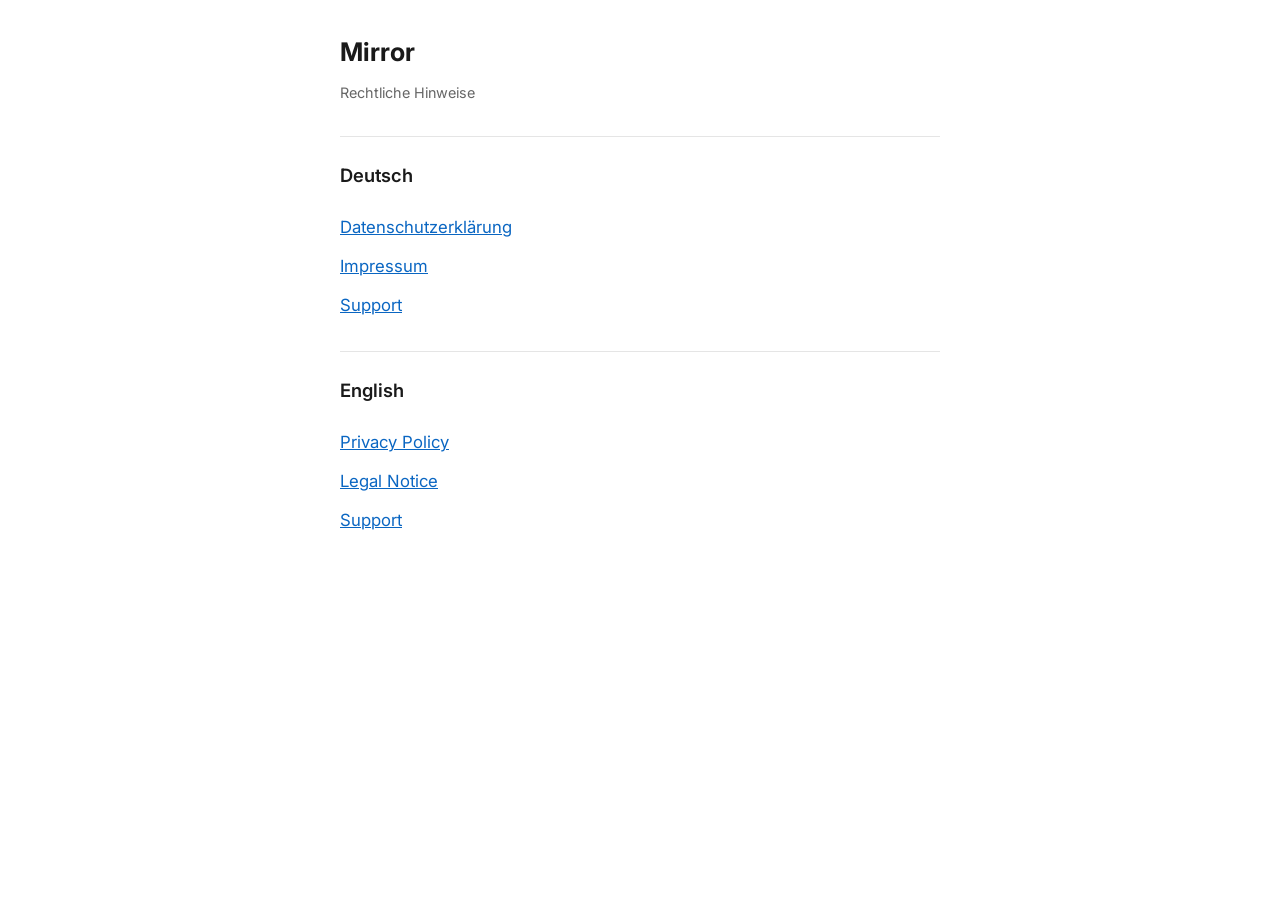
<file: index.html>
<!DOCTYPE html>
<html lang="de">
<head>
<meta charset="UTF-8">
<meta name="viewport" content="width=device-width, initial-scale=1">
<title>Mirror — Rechtliches</title>
<link rel="preconnect" href="https://fonts.googleapis.com">
<link rel="preconnect" href="https://fonts.gstatic.com" crossorigin>
<link href="https://fonts.googleapis.com/css2?family=Inter:wght@400;600;700&display=swap" rel="stylesheet">
<link rel="stylesheet" href="style.css">
</head>
<body>
<main>
  <h1>Mirror</h1>
  <p class="meta">Rechtliche Hinweise</p>

  <h2>Deutsch</h2>
  <ul class="index-links">
    <li><a href="datenschutz.html">Datenschutzerklärung</a></li>
    <li><a href="impressum.html">Impressum</a></li>
    <li><a href="support.html">Support</a></li>
  </ul>

  <h2>English</h2>
  <ul class="index-links">
    <li><a href="datenschutz-en.html">Privacy Policy</a></li>
    <li><a href="impressum-en.html">Legal Notice</a></li>
    <li><a href="support.html">Support</a></li>
  </ul>
</main>
</body>
</html>
</file>
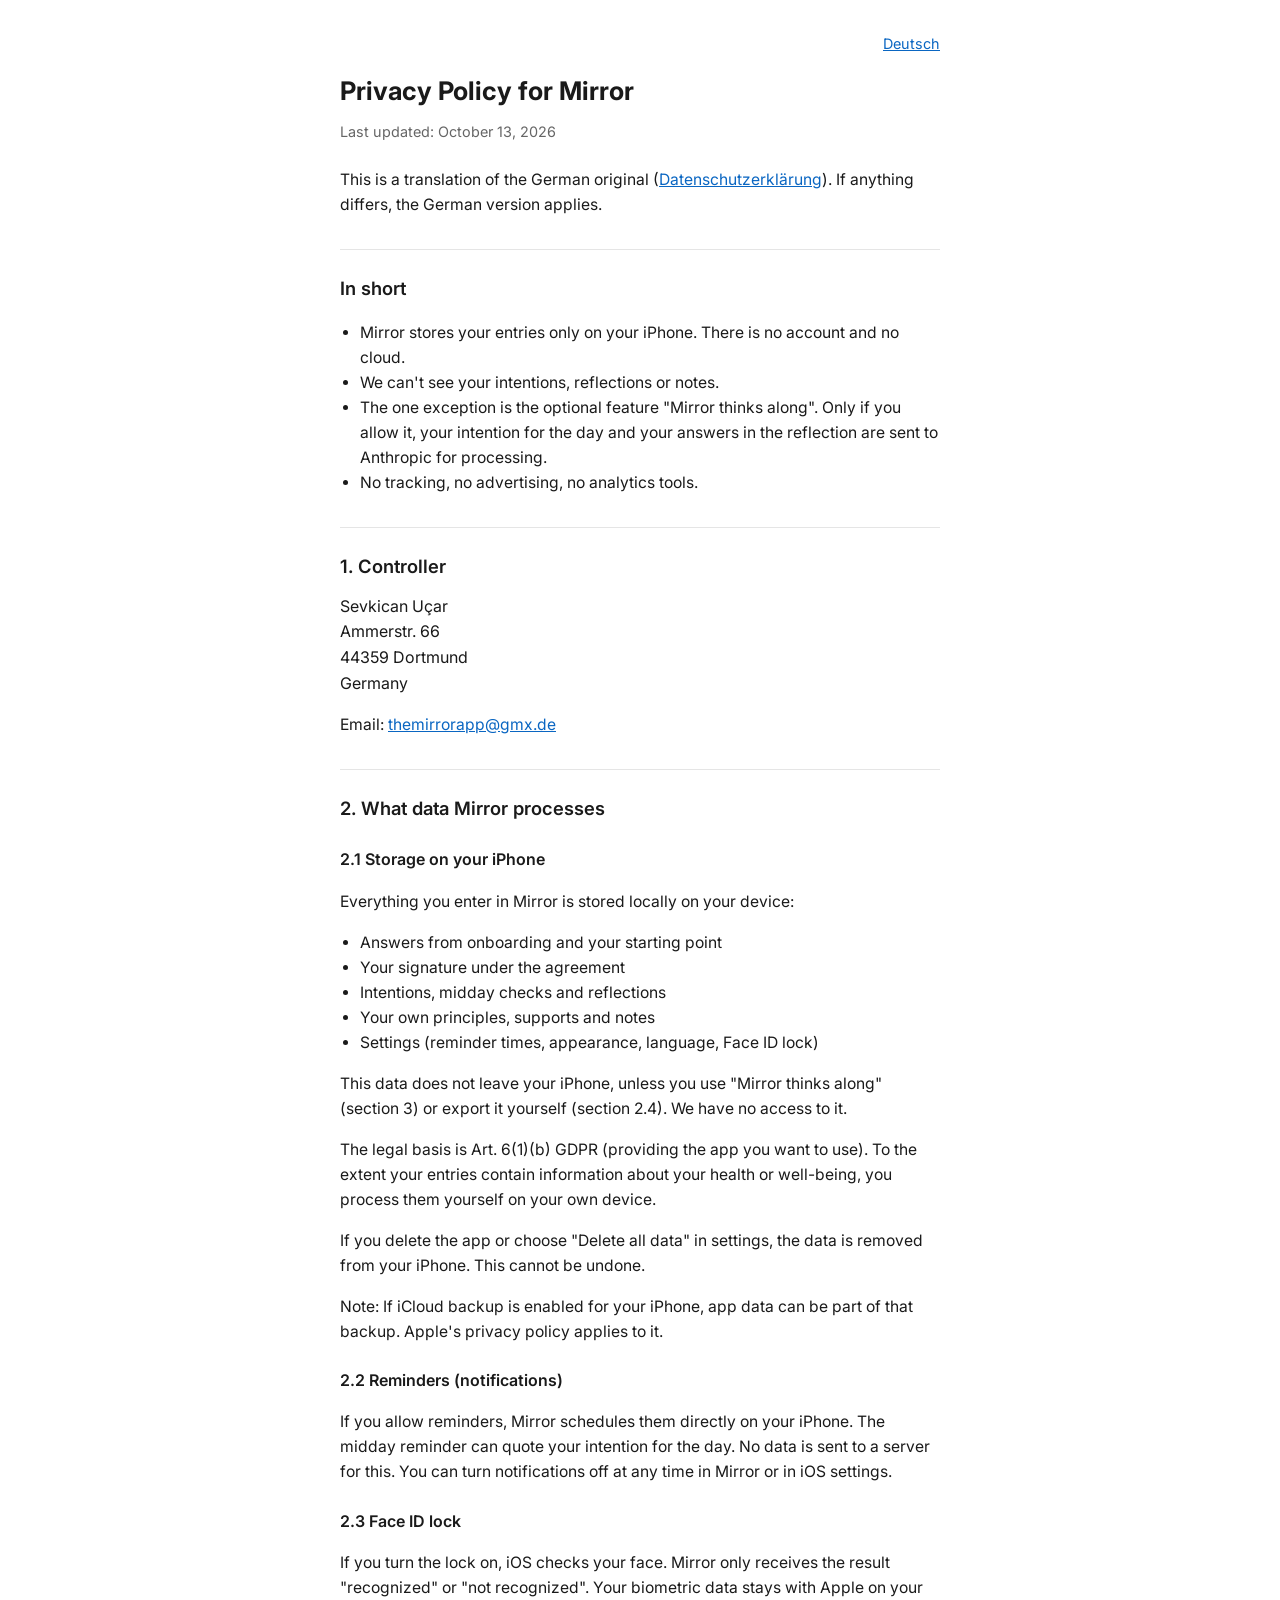
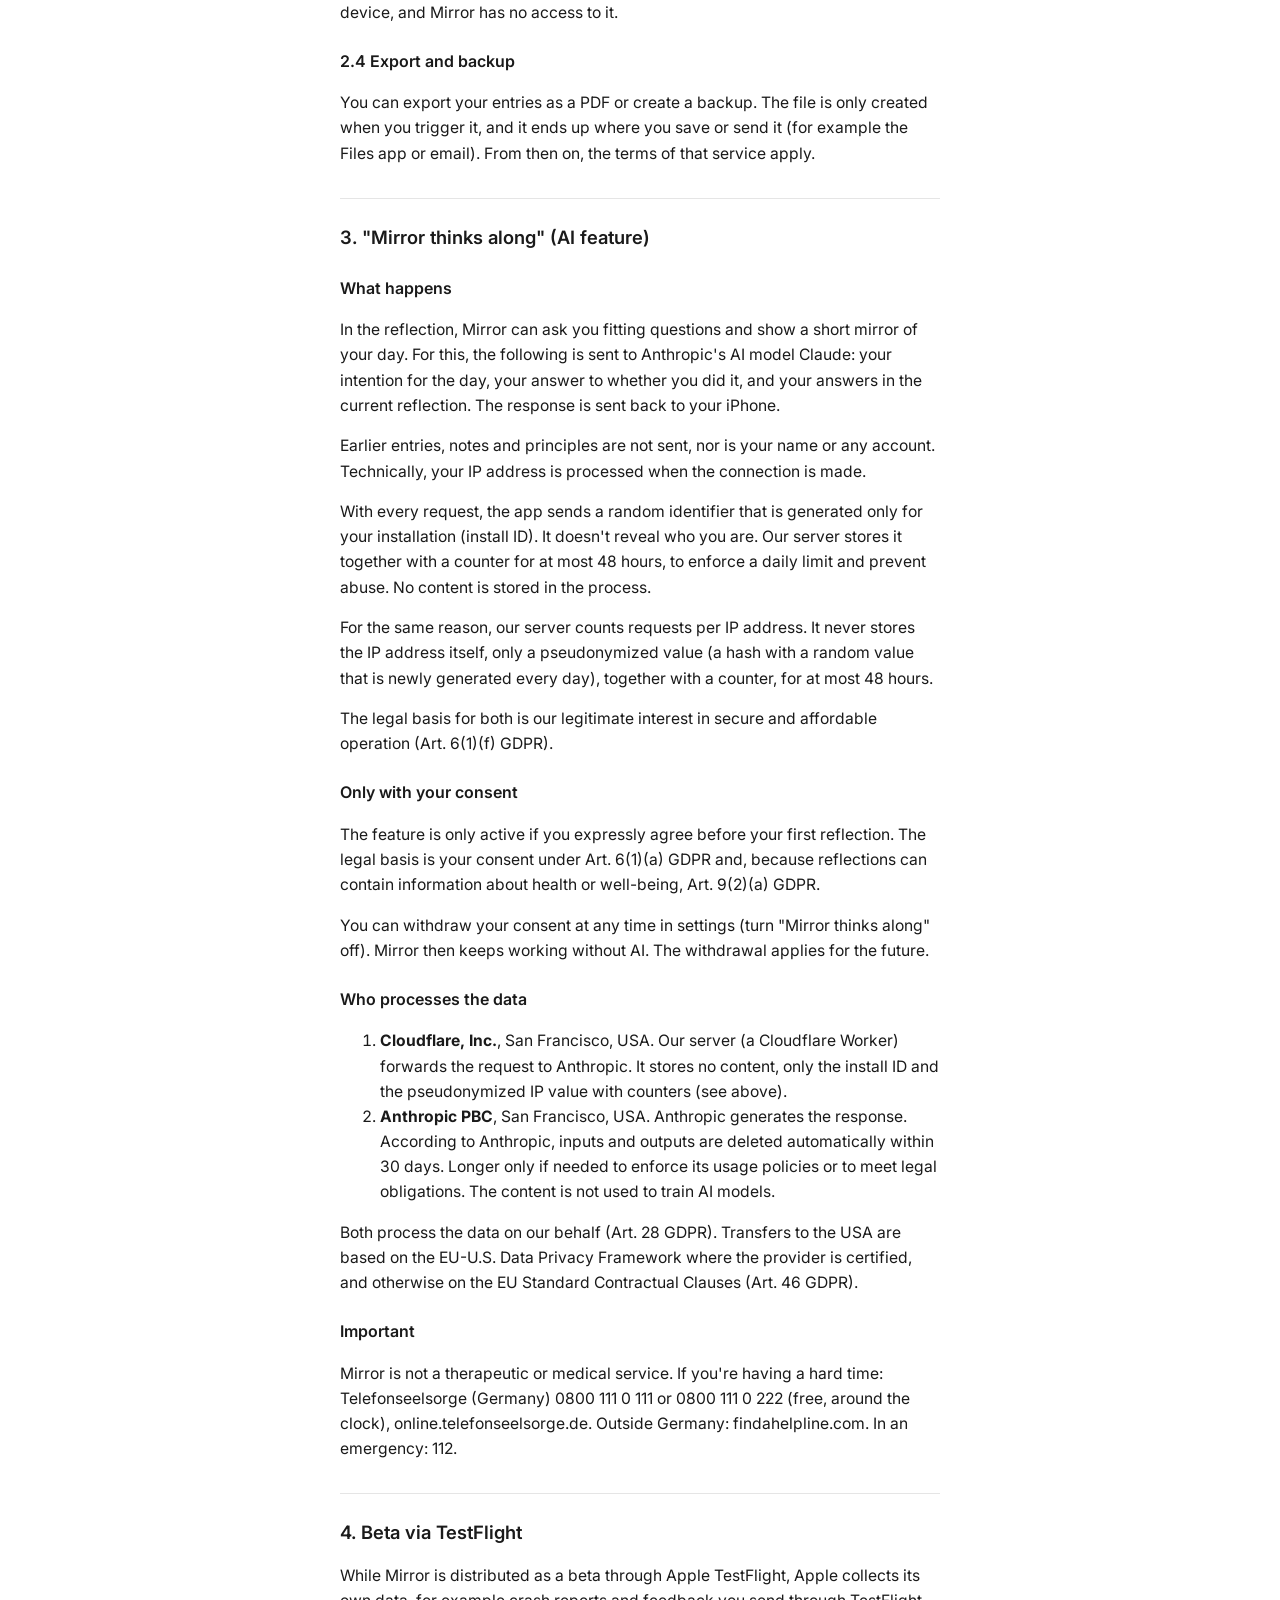
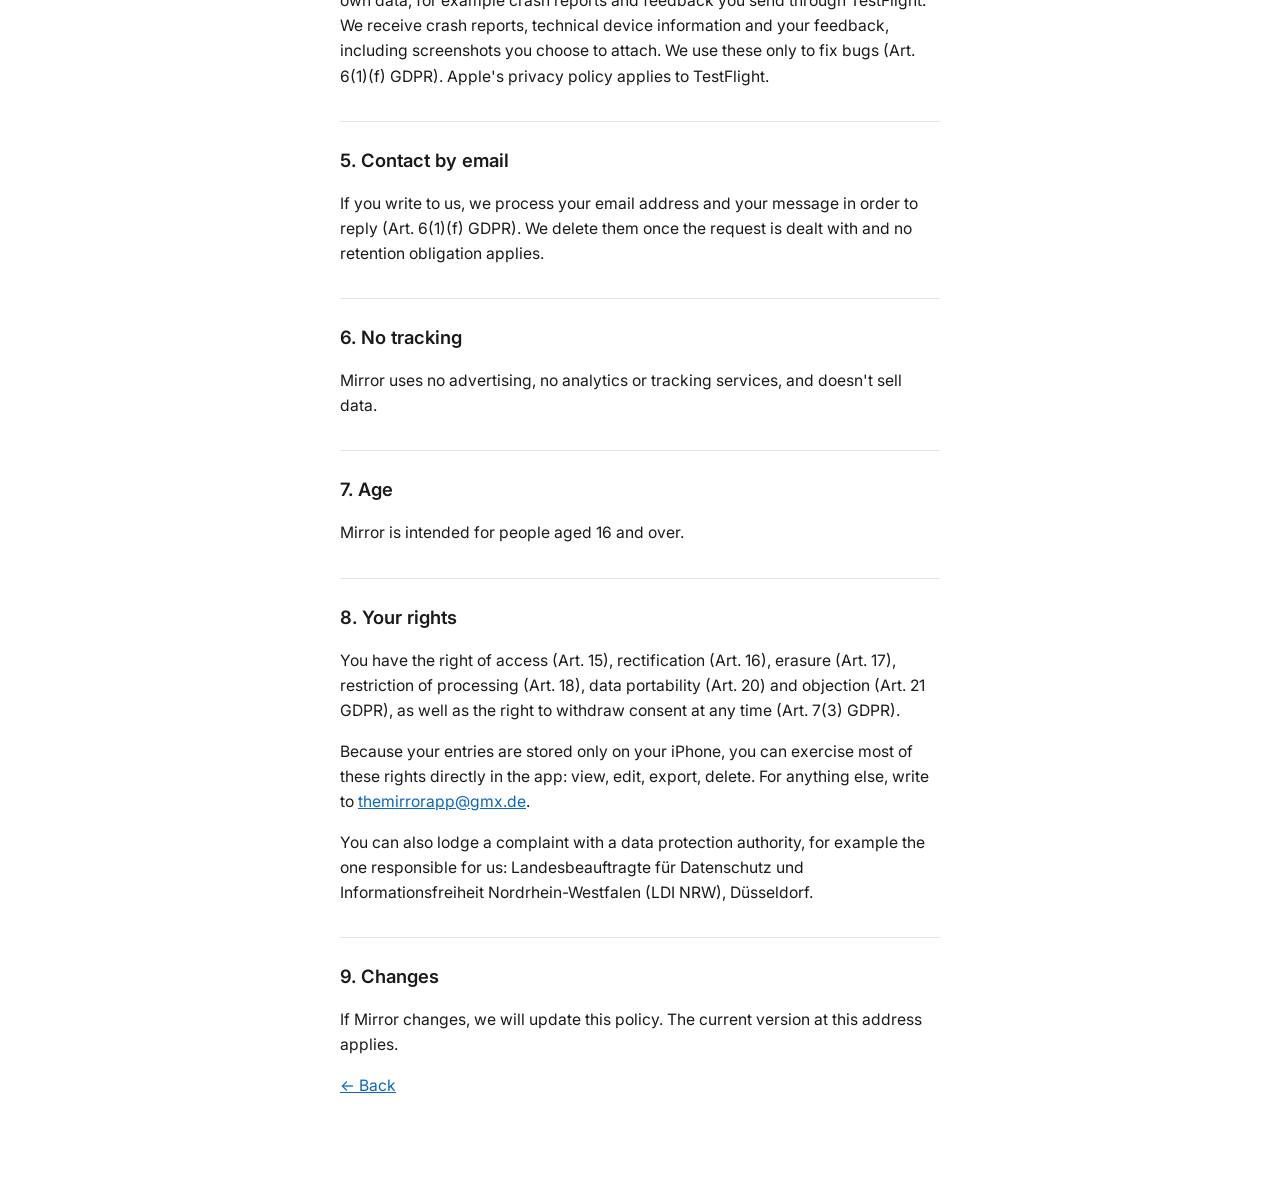
<file: datenschutz-en.html>
<!DOCTYPE html>
<html lang="en">
<head>
<meta charset="UTF-8">
<meta name="viewport" content="width=device-width, initial-scale=1">
<title>Privacy Policy — Mirror</title>
<link rel="preconnect" href="https://fonts.googleapis.com">
<link rel="preconnect" href="https://fonts.gstatic.com" crossorigin>
<link href="https://fonts.googleapis.com/css2?family=Inter:wght@400;600;700&display=swap" rel="stylesheet">
<link rel="stylesheet" href="style.css">
</head>
<body>
<main>
  <p class="lang-switch"><a href="datenschutz.html">Deutsch</a></p>
  <h1>Privacy Policy for Mirror</h1>
  <p class="meta">Last updated: October 13, 2026</p>

  <p>This is a translation of the German original (<a href="datenschutz.html">Datenschutzerklärung</a>). If anything differs, the German version applies.</p>

  <h2>In short</h2>
  <ul>
    <li>Mirror stores your entries only on your iPhone. There is no account and no cloud.</li>
    <li>We can't see your intentions, reflections or notes.</li>
    <li>The one exception is the optional feature "Mirror thinks along". Only if you allow it, your intention for the day and your answers in the reflection are sent to Anthropic for processing.</li>
    <li>No tracking, no advertising, no analytics tools.</li>
  </ul>

  <h2>1. Controller</h2>
  <address>
    Sevkican Uçar<br>
    Ammerstr. 66<br>
    44359 Dortmund<br>
    Germany
  </address>
  <p>Email: <a href="mailto:themirrorapp@gmx.de">themirrorapp@gmx.de</a></p>

  <h2>2. What data Mirror processes</h2>

  <h3>2.1 Storage on your iPhone</h3>
  <p>Everything you enter in Mirror is stored locally on your device:</p>
  <ul>
    <li>Answers from onboarding and your starting point</li>
    <li>Your signature under the agreement</li>
    <li>Intentions, midday checks and reflections</li>
    <li>Your own principles, supports and notes</li>
    <li>Settings (reminder times, appearance, language, Face ID lock)</li>
  </ul>
  <p>This data does not leave your iPhone, unless you use "Mirror thinks along" (section 3) or export it yourself (section 2.4). We have no access to it.</p>
  <p>The legal basis is Art. 6(1)(b) GDPR (providing the app you want to use). To the extent your entries contain information about your health or well-being, you process them yourself on your own device.</p>
  <p>If you delete the app or choose "Delete all data" in settings, the data is removed from your iPhone. This cannot be undone.</p>
  <p>Note: If iCloud backup is enabled for your iPhone, app data can be part of that backup. Apple's privacy policy applies to it.</p>

  <h3>2.2 Reminders (notifications)</h3>
  <p>If you allow reminders, Mirror schedules them directly on your iPhone. The midday reminder can quote your intention for the day. No data is sent to a server for this. You can turn notifications off at any time in Mirror or in iOS settings.</p>

  <h3>2.3 Face ID lock</h3>
  <p>If you turn the lock on, iOS checks your face. Mirror only receives the result "recognized" or "not recognized". Your biometric data stays with Apple on your device, and Mirror has no access to it.</p>

  <h3>2.4 Export and backup</h3>
  <p>You can export your entries as a PDF or create a backup. The file is only created when you trigger it, and it ends up where you save or send it (for example the Files app or email). From then on, the terms of that service apply.</p>

  <h2>3. "Mirror thinks along" (AI feature)</h2>

  <h3>What happens</h3>
  <p>In the reflection, Mirror can ask you fitting questions and show a short mirror of your day. For this, the following is sent to Anthropic's AI model Claude: your intention for the day, your answer to whether you did it, and your answers in the current reflection. The response is sent back to your iPhone.</p>
  <p>Earlier entries, notes and principles are not sent, nor is your name or any account. Technically, your IP address is processed when the connection is made.</p>
  <p>With every request, the app sends a random identifier that is generated only for your installation (install ID). It doesn't reveal who you are. Our server stores it together with a counter for at most 48 hours, to enforce a daily limit and prevent abuse. No content is stored in the process.</p>
  <p>For the same reason, our server counts requests per IP address. It never stores the IP address itself, only a pseudonymized value (a hash with a random value that is newly generated every day), together with a counter, for at most 48 hours.</p>
  <p>The legal basis for both is our legitimate interest in secure and affordable operation (Art. 6(1)(f) GDPR).</p>

  <h3>Only with your consent</h3>
  <p>The feature is only active if you expressly agree before your first reflection. The legal basis is your consent under Art. 6(1)(a) GDPR and, because reflections can contain information about health or well-being, Art. 9(2)(a) GDPR.</p>
  <p>You can withdraw your consent at any time in settings (turn "Mirror thinks along" off). Mirror then keeps working without AI. The withdrawal applies for the future.</p>

  <h3>Who processes the data</h3>
  <ol>
    <li><strong>Cloudflare, Inc.</strong>, San Francisco, USA. Our server (a Cloudflare Worker) forwards the request to Anthropic. It stores no content, only the install ID and the pseudonymized IP value with counters (see above).</li>
    <li><strong>Anthropic PBC</strong>, San Francisco, USA. Anthropic generates the response. According to Anthropic, inputs and outputs are deleted automatically within 30 days. Longer only if needed to enforce its usage policies or to meet legal obligations. The content is not used to train AI models.</li>
  </ol>
  <p>Both process the data on our behalf (Art. 28 GDPR). Transfers to the USA are based on the EU-U.S. Data Privacy Framework where the provider is certified, and otherwise on the EU Standard Contractual Clauses (Art. 46 GDPR).</p>

  <h3>Important</h3>
  <p>Mirror is not a therapeutic or medical service. If you're having a hard time: Telefonseelsorge (Germany) 0800 111 0 111 or 0800 111 0 222 (free, around the clock), online.telefonseelsorge.de. Outside Germany: findahelpline.com. In an emergency: 112.</p>

  <h2>4. Beta via TestFlight</h2>
  <p>While Mirror is distributed as a beta through Apple TestFlight, Apple collects its own data, for example crash reports and feedback you send through TestFlight. We receive crash reports, technical device information and your feedback, including screenshots you choose to attach. We use these only to fix bugs (Art. 6(1)(f) GDPR). Apple's privacy policy applies to TestFlight.</p>

  <h2>5. Contact by email</h2>
  <p>If you write to us, we process your email address and your message in order to reply (Art. 6(1)(f) GDPR). We delete them once the request is dealt with and no retention obligation applies.</p>

  <h2>6. No tracking</h2>
  <p>Mirror uses no advertising, no analytics or tracking services, and doesn't sell data.</p>

  <h2>7. Age</h2>
  <p>Mirror is intended for people aged 16 and over.</p>

  <h2>8. Your rights</h2>
  <p>You have the right of access (Art. 15), rectification (Art. 16), erasure (Art. 17), restriction of processing (Art. 18), data portability (Art. 20) and objection (Art. 21 GDPR), as well as the right to withdraw consent at any time (Art. 7(3) GDPR).</p>
  <p>Because your entries are stored only on your iPhone, you can exercise most of these rights directly in the app: view, edit, export, delete. For anything else, write to <a href="mailto:themirrorapp@gmx.de">themirrorapp@gmx.de</a>.</p>
  <p>You can also lodge a complaint with a data protection authority, for example the one responsible for us: Landesbeauftragte für Datenschutz und Informationsfreiheit Nordrhein-Westfalen (LDI NRW), Düsseldorf.</p>

  <h2>9. Changes</h2>
  <p>If Mirror changes, we will update this policy. The current version at this address applies.</p>

  <p><a href="index.html">&larr; Back</a></p>
</main>
</body>
</html>
</file>
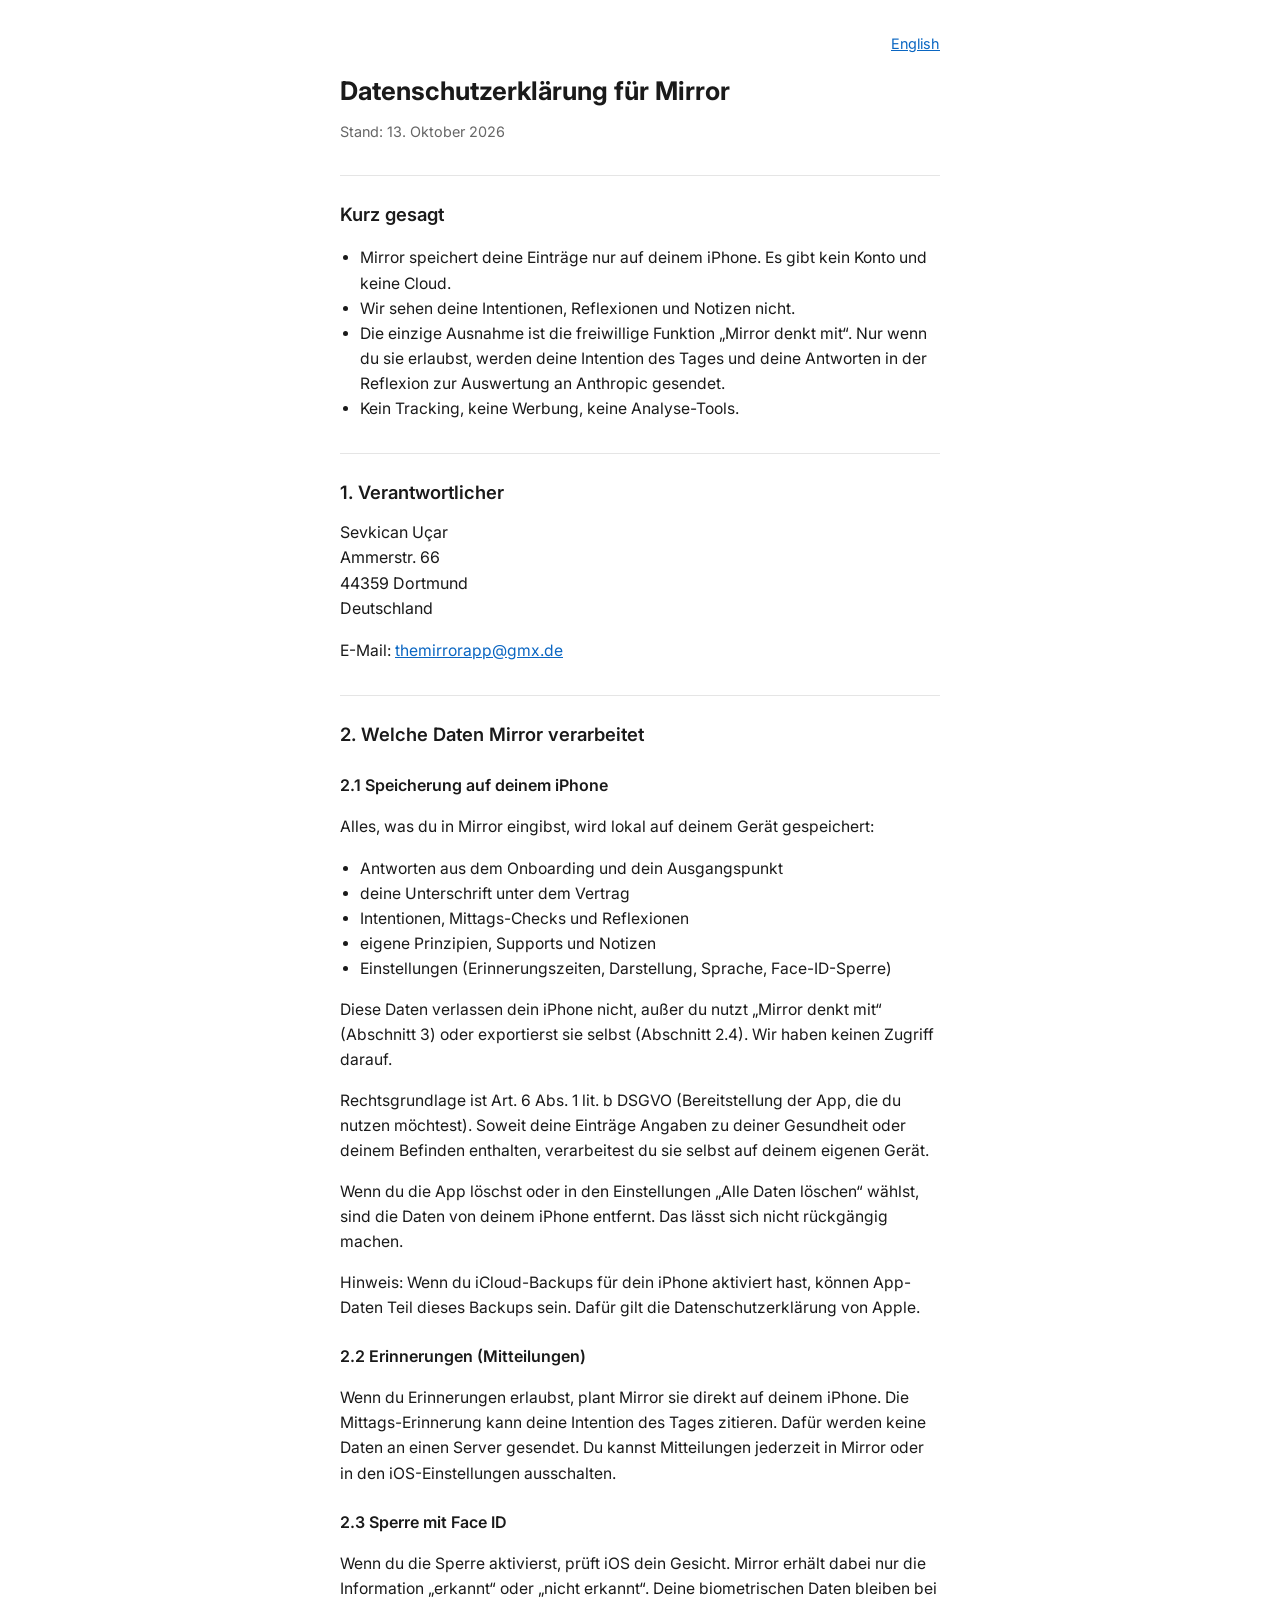
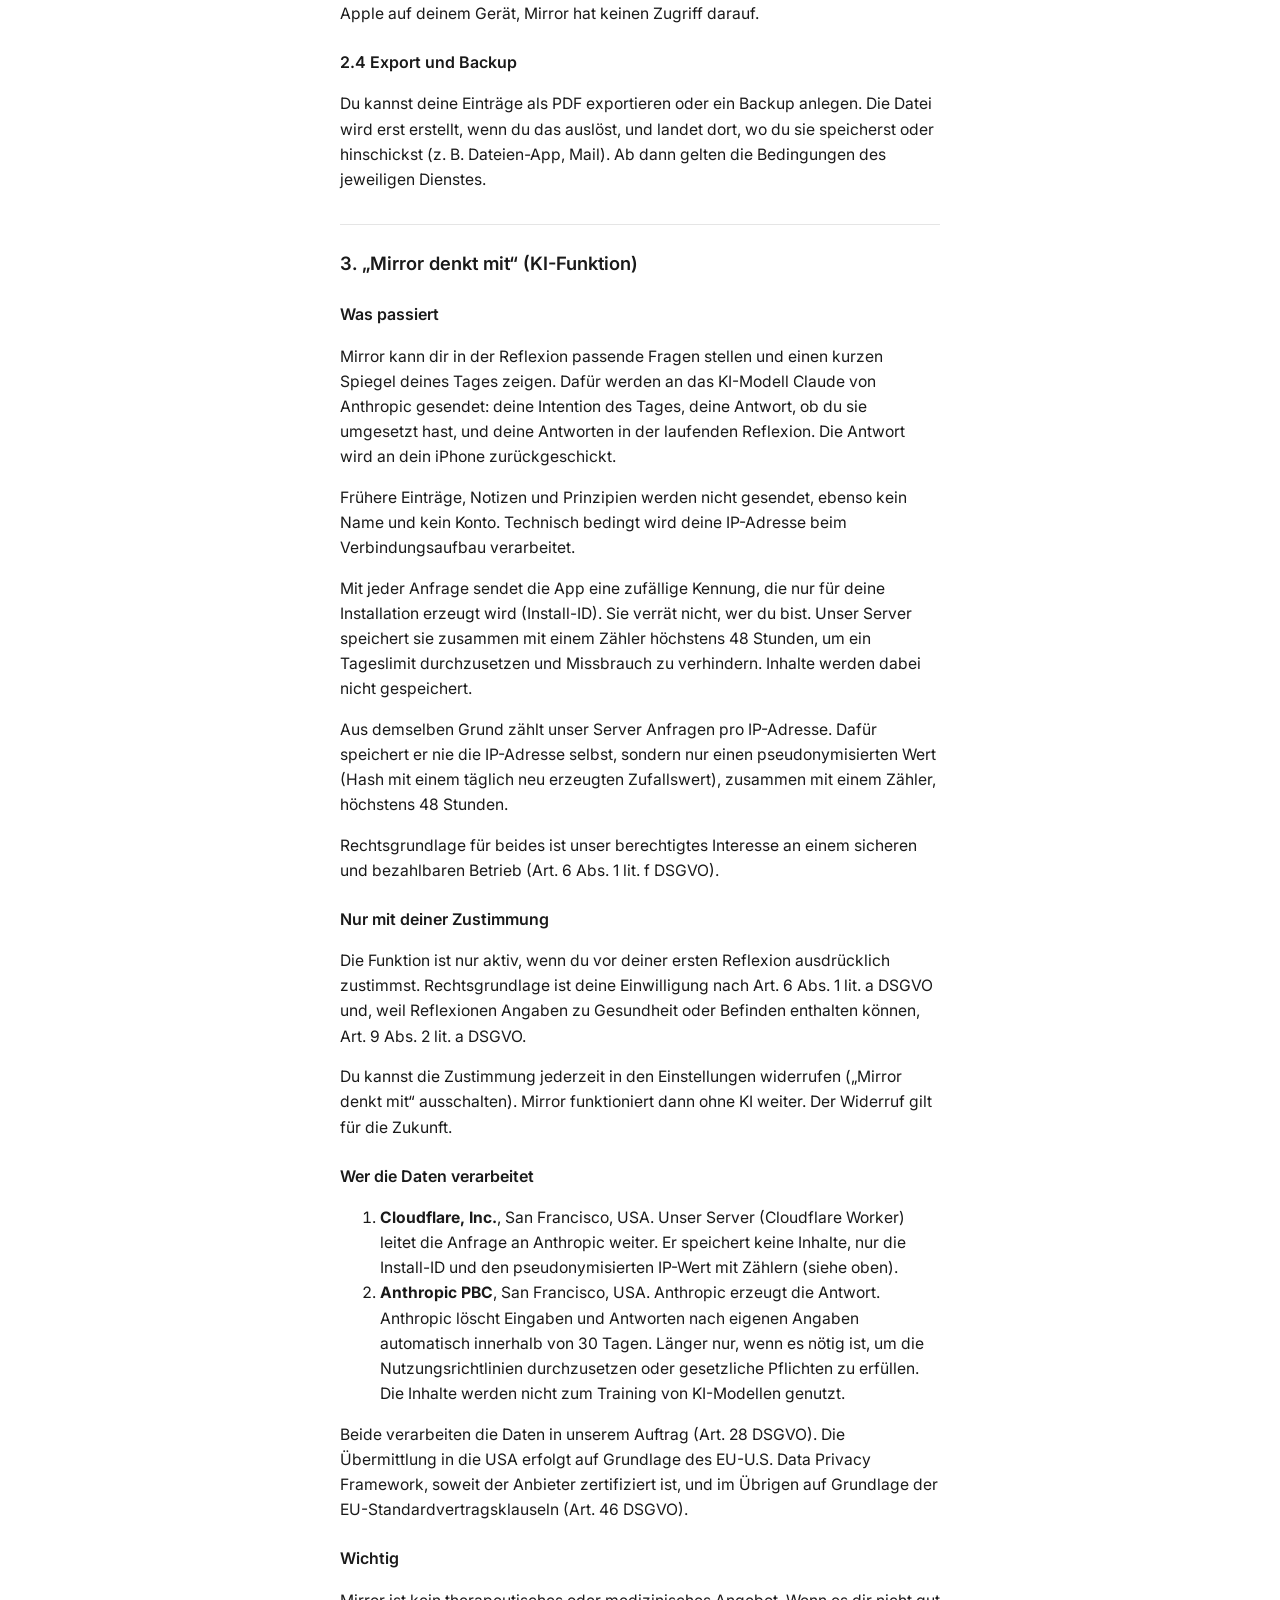
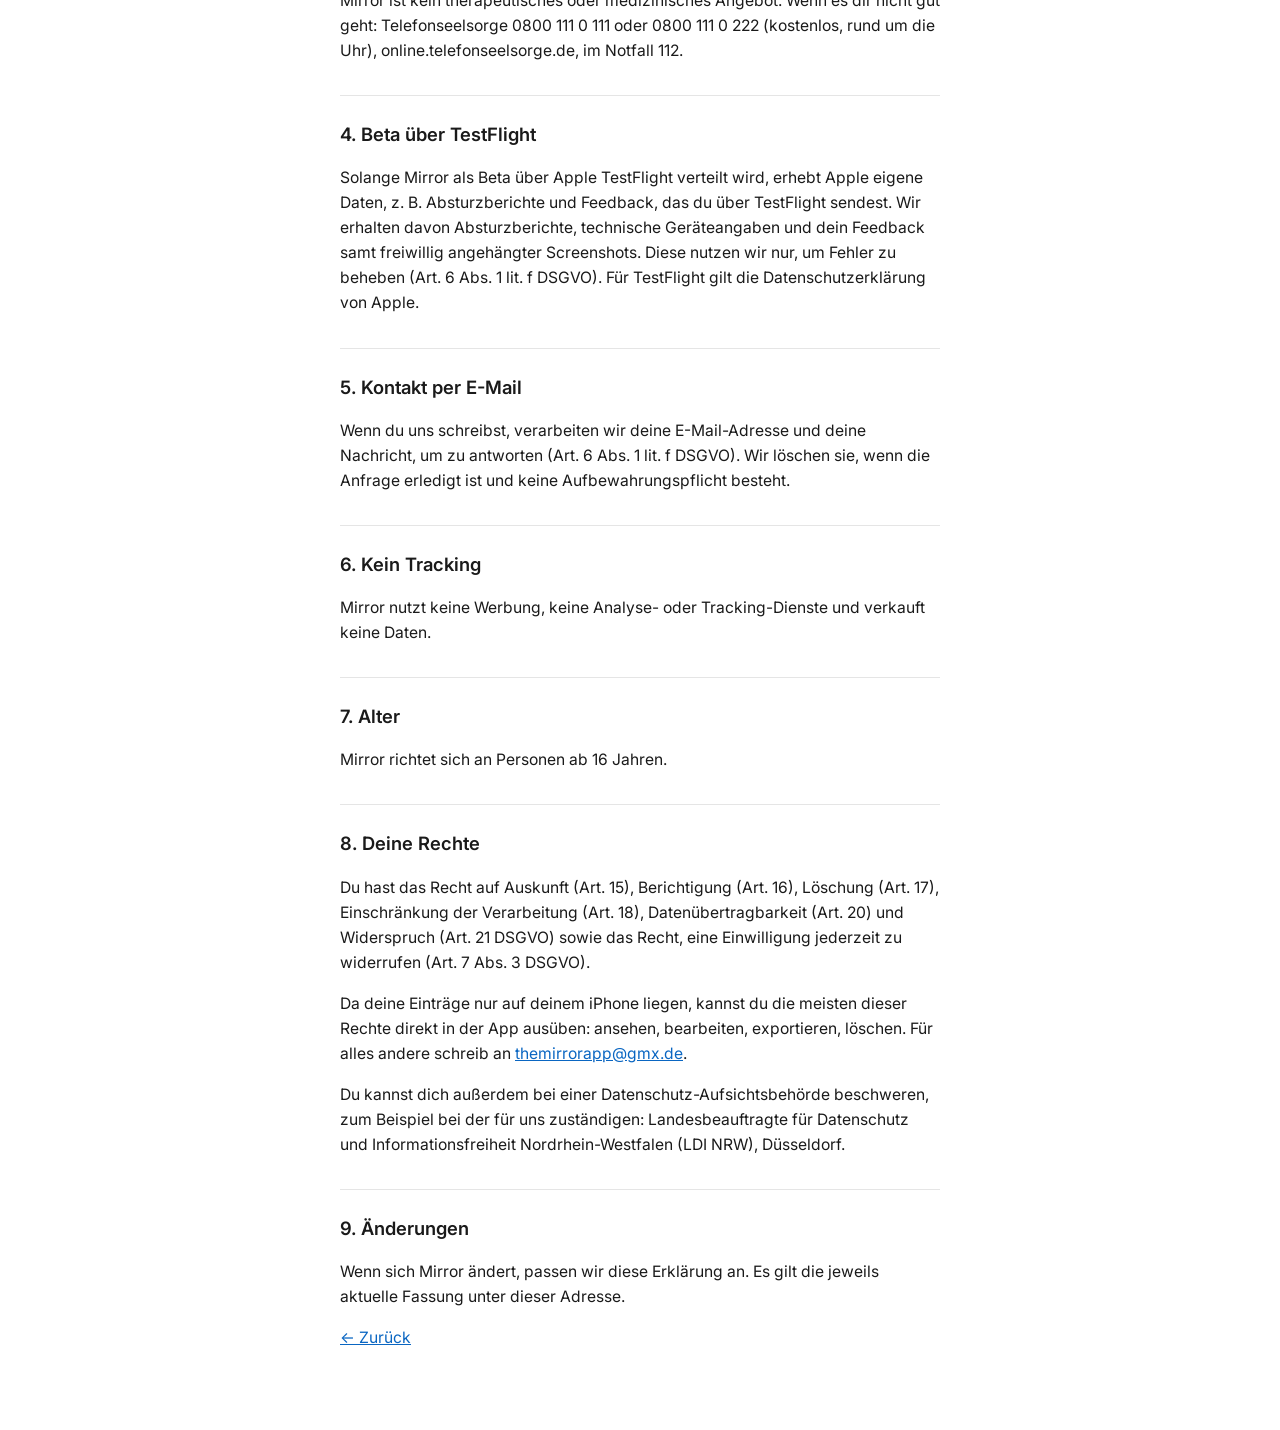
<file: datenschutz.html>
<!DOCTYPE html>
<html lang="de">
<head>
<meta charset="UTF-8">
<meta name="viewport" content="width=device-width, initial-scale=1">
<title>Datenschutzerklärung — Mirror</title>
<link rel="preconnect" href="https://fonts.googleapis.com">
<link rel="preconnect" href="https://fonts.gstatic.com" crossorigin>
<link href="https://fonts.googleapis.com/css2?family=Inter:wght@400;600;700&display=swap" rel="stylesheet">
<link rel="stylesheet" href="style.css">
</head>
<body>
<main>
  <p class="lang-switch"><a href="datenschutz-en.html">English</a></p>
  <h1>Datenschutzerklärung für Mirror</h1>
  <p class="meta">Stand: 13. Oktober 2026</p>

  <h2>Kurz gesagt</h2>
  <ul>
    <li>Mirror speichert deine Einträge nur auf deinem iPhone. Es gibt kein Konto und keine Cloud.</li>
    <li>Wir sehen deine Intentionen, Reflexionen und Notizen nicht.</li>
    <li>Die einzige Ausnahme ist die freiwillige Funktion „Mirror denkt mit“. Nur wenn du sie erlaubst, werden deine Intention des Tages und deine Antworten in der Reflexion zur Auswertung an Anthropic gesendet.</li>
    <li>Kein Tracking, keine Werbung, keine Analyse-Tools.</li>
  </ul>

  <h2>1. Verantwortlicher</h2>
  <address>
    Sevkican Uçar<br>
    Ammerstr. 66<br>
    44359 Dortmund<br>
    Deutschland
  </address>
  <p>E-Mail: <a href="mailto:themirrorapp@gmx.de">themirrorapp@gmx.de</a></p>

  <h2>2. Welche Daten Mirror verarbeitet</h2>

  <h3>2.1 Speicherung auf deinem iPhone</h3>
  <p>Alles, was du in Mirror eingibst, wird lokal auf deinem Gerät gespeichert:</p>
  <ul>
    <li>Antworten aus dem Onboarding und dein Ausgangspunkt</li>
    <li>deine Unterschrift unter dem Vertrag</li>
    <li>Intentionen, Mittags-Checks und Reflexionen</li>
    <li>eigene Prinzipien, Supports und Notizen</li>
    <li>Einstellungen (Erinnerungszeiten, Darstellung, Sprache, Face-ID-Sperre)</li>
  </ul>
  <p>Diese Daten verlassen dein iPhone nicht, außer du nutzt „Mirror denkt mit“ (Abschnitt 3) oder exportierst sie selbst (Abschnitt 2.4). Wir haben keinen Zugriff darauf.</p>
  <p>Rechtsgrundlage ist Art. 6 Abs. 1 lit. b DSGVO (Bereitstellung der App, die du nutzen möchtest). Soweit deine Einträge Angaben zu deiner Gesundheit oder deinem Befinden enthalten, verarbeitest du sie selbst auf deinem eigenen Gerät.</p>
  <p>Wenn du die App löschst oder in den Einstellungen „Alle Daten löschen“ wählst, sind die Daten von deinem iPhone entfernt. Das lässt sich nicht rückgängig machen.</p>
  <p>Hinweis: Wenn du iCloud-Backups für dein iPhone aktiviert hast, können App-Daten Teil dieses Backups sein. Dafür gilt die Datenschutzerklärung von Apple.</p>

  <h3>2.2 Erinnerungen (Mitteilungen)</h3>
  <p>Wenn du Erinnerungen erlaubst, plant Mirror sie direkt auf deinem iPhone. Die Mittags-Erinnerung kann deine Intention des Tages zitieren. Dafür werden keine Daten an einen Server gesendet. Du kannst Mitteilungen jederzeit in Mirror oder in den iOS-Einstellungen ausschalten.</p>

  <h3>2.3 Sperre mit Face ID</h3>
  <p>Wenn du die Sperre aktivierst, prüft iOS dein Gesicht. Mirror erhält dabei nur die Information „erkannt“ oder „nicht erkannt“. Deine biometrischen Daten bleiben bei Apple auf deinem Gerät, Mirror hat keinen Zugriff darauf.</p>

  <h3>2.4 Export und Backup</h3>
  <p>Du kannst deine Einträge als PDF exportieren oder ein Backup anlegen. Die Datei wird erst erstellt, wenn du das auslöst, und landet dort, wo du sie speicherst oder hinschickst (z. B. Dateien-App, Mail). Ab dann gelten die Bedingungen des jeweiligen Dienstes.</p>

  <h2>3. „Mirror denkt mit“ (KI-Funktion)</h2>

  <h3>Was passiert</h3>
  <p>Mirror kann dir in der Reflexion passende Fragen stellen und einen kurzen Spiegel deines Tages zeigen. Dafür werden an das KI-Modell Claude von Anthropic gesendet: deine Intention des Tages, deine Antwort, ob du sie umgesetzt hast, und deine Antworten in der laufenden Reflexion. Die Antwort wird an dein iPhone zurückgeschickt.</p>
  <p>Frühere Einträge, Notizen und Prinzipien werden nicht gesendet, ebenso kein Name und kein Konto. Technisch bedingt wird deine IP-Adresse beim Verbindungsaufbau verarbeitet.</p>
  <p>Mit jeder Anfrage sendet die App eine zufällige Kennung, die nur für deine Installation erzeugt wird (Install-ID). Sie verrät nicht, wer du bist. Unser Server speichert sie zusammen mit einem Zähler höchstens 48 Stunden, um ein Tageslimit durchzusetzen und Missbrauch zu verhindern. Inhalte werden dabei nicht gespeichert.</p>
  <p>Aus demselben Grund zählt unser Server Anfragen pro IP-Adresse. Dafür speichert er nie die IP-Adresse selbst, sondern nur einen pseudonymisierten Wert (Hash mit einem täglich neu erzeugten Zufallswert), zusammen mit einem Zähler, höchstens 48 Stunden.</p>
  <p>Rechtsgrundlage für beides ist unser berechtigtes Interesse an einem sicheren und bezahlbaren Betrieb (Art. 6 Abs. 1 lit. f DSGVO).</p>

  <h3>Nur mit deiner Zustimmung</h3>
  <p>Die Funktion ist nur aktiv, wenn du vor deiner ersten Reflexion ausdrücklich zustimmst. Rechtsgrundlage ist deine Einwilligung nach Art. 6 Abs. 1 lit. a DSGVO und, weil Reflexionen Angaben zu Gesundheit oder Befinden enthalten können, Art. 9 Abs. 2 lit. a DSGVO.</p>
  <p>Du kannst die Zustimmung jederzeit in den Einstellungen widerrufen („Mirror denkt mit“ ausschalten). Mirror funktioniert dann ohne KI weiter. Der Widerruf gilt für die Zukunft.</p>

  <h3>Wer die Daten verarbeitet</h3>
  <ol>
    <li><strong>Cloudflare, Inc.</strong>, San Francisco, USA. Unser Server (Cloudflare Worker) leitet die Anfrage an Anthropic weiter. Er speichert keine Inhalte, nur die Install-ID und den pseudonymisierten IP-Wert mit Zählern (siehe oben).</li>
    <li><strong>Anthropic PBC</strong>, San Francisco, USA. Anthropic erzeugt die Antwort. Anthropic löscht Eingaben und Antworten nach eigenen Angaben automatisch innerhalb von 30 Tagen. Länger nur, wenn es nötig ist, um die Nutzungsrichtlinien durchzusetzen oder gesetzliche Pflichten zu erfüllen. Die Inhalte werden nicht zum Training von KI-Modellen genutzt.</li>
  </ol>
  <p>Beide verarbeiten die Daten in unserem Auftrag (Art. 28 DSGVO). Die Übermittlung in die USA erfolgt auf Grundlage des EU-U.S. Data Privacy Framework, soweit der Anbieter zertifiziert ist, und im Übrigen auf Grundlage der EU-Standardvertragsklauseln (Art. 46 DSGVO).</p>

  <h3>Wichtig</h3>
  <p>Mirror ist kein therapeutisches oder medizinisches Angebot. Wenn es dir nicht gut geht: Telefonseelsorge 0800 111 0 111 oder 0800 111 0 222 (kostenlos, rund um die Uhr), online.telefonseelsorge.de, im Notfall 112.</p>

  <h2>4. Beta über TestFlight</h2>
  <p>Solange Mirror als Beta über Apple TestFlight verteilt wird, erhebt Apple eigene Daten, z. B. Absturzberichte und Feedback, das du über TestFlight sendest. Wir erhalten davon Absturzberichte, technische Geräteangaben und dein Feedback samt freiwillig angehängter Screenshots. Diese nutzen wir nur, um Fehler zu beheben (Art. 6 Abs. 1 lit. f DSGVO). Für TestFlight gilt die Datenschutzerklärung von Apple.</p>

  <h2>5. Kontakt per E-Mail</h2>
  <p>Wenn du uns schreibst, verarbeiten wir deine E-Mail-Adresse und deine Nachricht, um zu antworten (Art. 6 Abs. 1 lit. f DSGVO). Wir löschen sie, wenn die Anfrage erledigt ist und keine Aufbewahrungspflicht besteht.</p>

  <h2>6. Kein Tracking</h2>
  <p>Mirror nutzt keine Werbung, keine Analyse- oder Tracking-Dienste und verkauft keine Daten.</p>

  <h2>7. Alter</h2>
  <p>Mirror richtet sich an Personen ab 16 Jahren.</p>

  <h2>8. Deine Rechte</h2>
  <p>Du hast das Recht auf Auskunft (Art. 15), Berichtigung (Art. 16), Löschung (Art. 17), Einschränkung der Verarbeitung (Art. 18), Datenübertragbarkeit (Art. 20) und Widerspruch (Art. 21 DSGVO) sowie das Recht, eine Einwilligung jederzeit zu widerrufen (Art. 7 Abs. 3 DSGVO).</p>
  <p>Da deine Einträge nur auf deinem iPhone liegen, kannst du die meisten dieser Rechte direkt in der App ausüben: ansehen, bearbeiten, exportieren, löschen. Für alles andere schreib an <a href="mailto:themirrorapp@gmx.de">themirrorapp@gmx.de</a>.</p>
  <p>Du kannst dich außerdem bei einer Datenschutz-Aufsichtsbehörde beschweren, zum Beispiel bei der für uns zuständigen: Landesbeauftragte für Datenschutz und Informationsfreiheit Nordrhein-Westfalen (LDI NRW), Düsseldorf.</p>

  <h2>9. Änderungen</h2>
  <p>Wenn sich Mirror ändert, passen wir diese Erklärung an. Es gilt die jeweils aktuelle Fassung unter dieser Adresse.</p>

  <p><a href="index.html">&larr; Zurück</a></p>
</main>
</body>
</html>
</file>
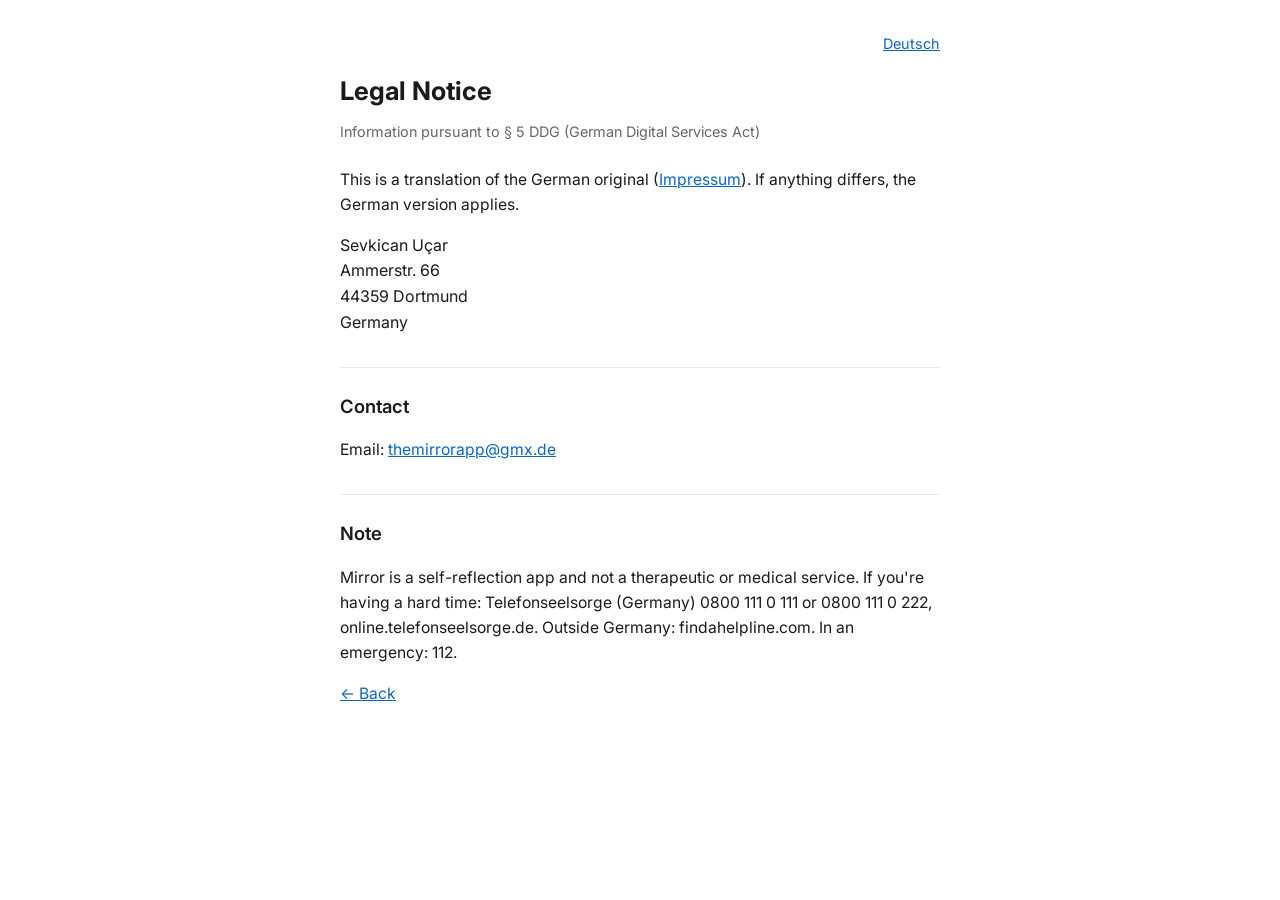
<file: impressum-en.html>
<!DOCTYPE html>
<html lang="en">
<head>
<meta charset="UTF-8">
<meta name="viewport" content="width=device-width, initial-scale=1">
<title>Legal Notice — Mirror</title>
<link rel="preconnect" href="https://fonts.googleapis.com">
<link rel="preconnect" href="https://fonts.gstatic.com" crossorigin>
<link href="https://fonts.googleapis.com/css2?family=Inter:wght@400;600;700&display=swap" rel="stylesheet">
<link rel="stylesheet" href="style.css">
</head>
<body>
<main>
  <p class="lang-switch"><a href="impressum.html">Deutsch</a></p>
  <h1>Legal Notice</h1>
  <p class="meta">Information pursuant to § 5 DDG (German Digital Services Act)</p>

  <p>This is a translation of the German original (<a href="impressum.html">Impressum</a>). If anything differs, the German version applies.</p>

  <address>
    Sevkican Uçar<br>
    Ammerstr. 66<br>
    44359 Dortmund<br>
    Germany
  </address>

  <h2>Contact</h2>
  <p>Email: <a href="mailto:themirrorapp@gmx.de">themirrorapp@gmx.de</a></p>

  <h2>Note</h2>
  <p>Mirror is a self-reflection app and not a therapeutic or medical service. If you're having a hard time: Telefonseelsorge (Germany) 0800 111 0 111 or 0800 111 0 222, online.telefonseelsorge.de. Outside Germany: findahelpline.com. In an emergency: 112.</p>

  <p><a href="index.html">&larr; Back</a></p>
</main>
</body>
</html>
</file>
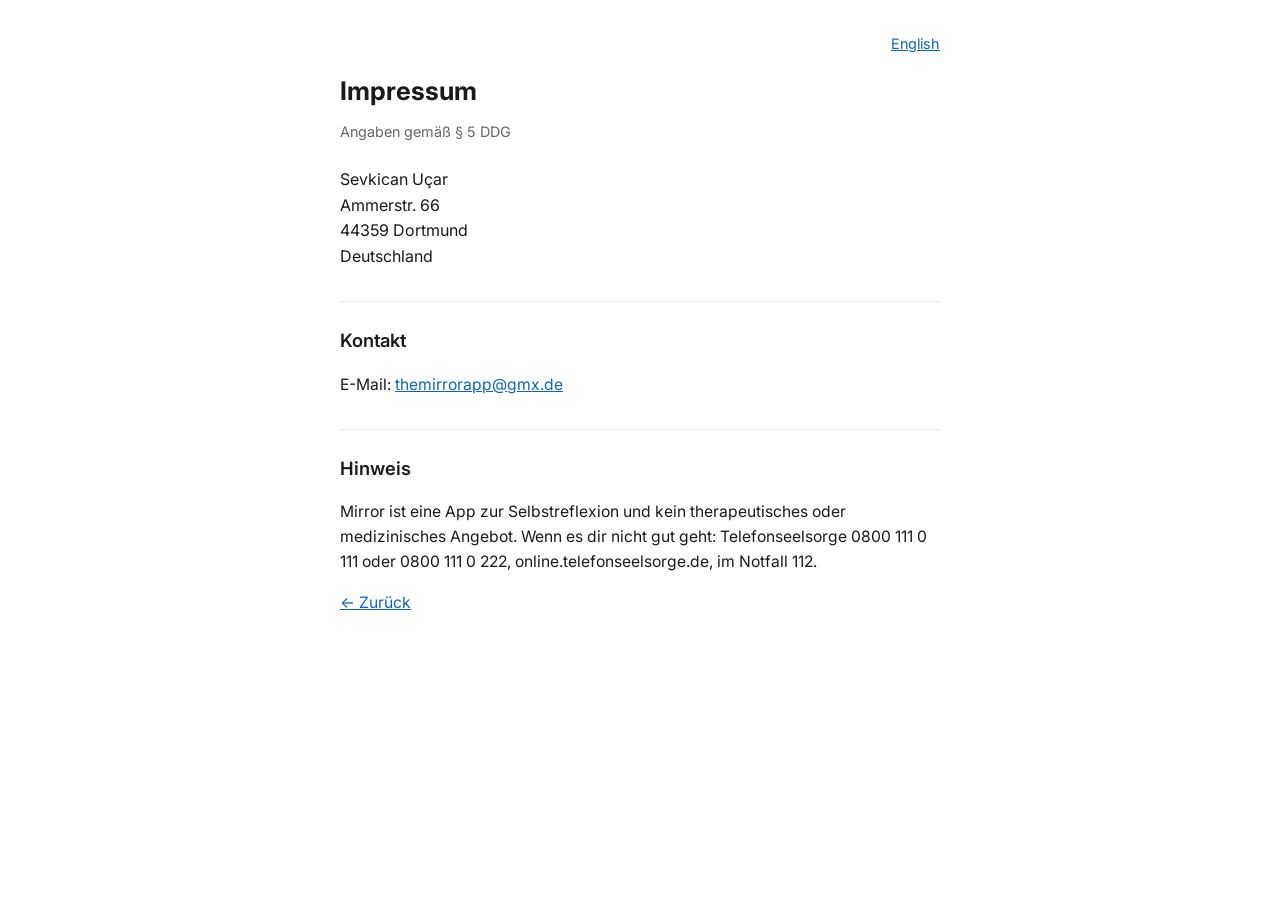
<file: impressum.html>
<!DOCTYPE html>
<html lang="de">
<head>
<meta charset="UTF-8">
<meta name="viewport" content="width=device-width, initial-scale=1">
<title>Impressum — Mirror</title>
<link rel="preconnect" href="https://fonts.googleapis.com">
<link rel="preconnect" href="https://fonts.gstatic.com" crossorigin>
<link href="https://fonts.googleapis.com/css2?family=Inter:wght@400;600;700&display=swap" rel="stylesheet">
<link rel="stylesheet" href="style.css">
</head>
<body>
<main>
  <p class="lang-switch"><a href="impressum-en.html">English</a></p>
  <h1>Impressum</h1>
  <p class="meta">Angaben gemäß § 5 DDG</p>

  <address>
    Sevkican Uçar<br>
    Ammerstr. 66<br>
    44359 Dortmund<br>
    Deutschland
  </address>

  <h2>Kontakt</h2>
  <p>E-Mail: <a href="mailto:themirrorapp@gmx.de">themirrorapp@gmx.de</a></p>

  <h2>Hinweis</h2>
  <p>Mirror ist eine App zur Selbstreflexion und kein therapeutisches oder medizinisches Angebot. Wenn es dir nicht gut geht: Telefonseelsorge 0800 111 0 111 oder 0800 111 0 222, online.telefonseelsorge.de, im Notfall 112.</p>

  <p><a href="index.html">&larr; Zurück</a></p>
</main>
</body>
</html>
</file>
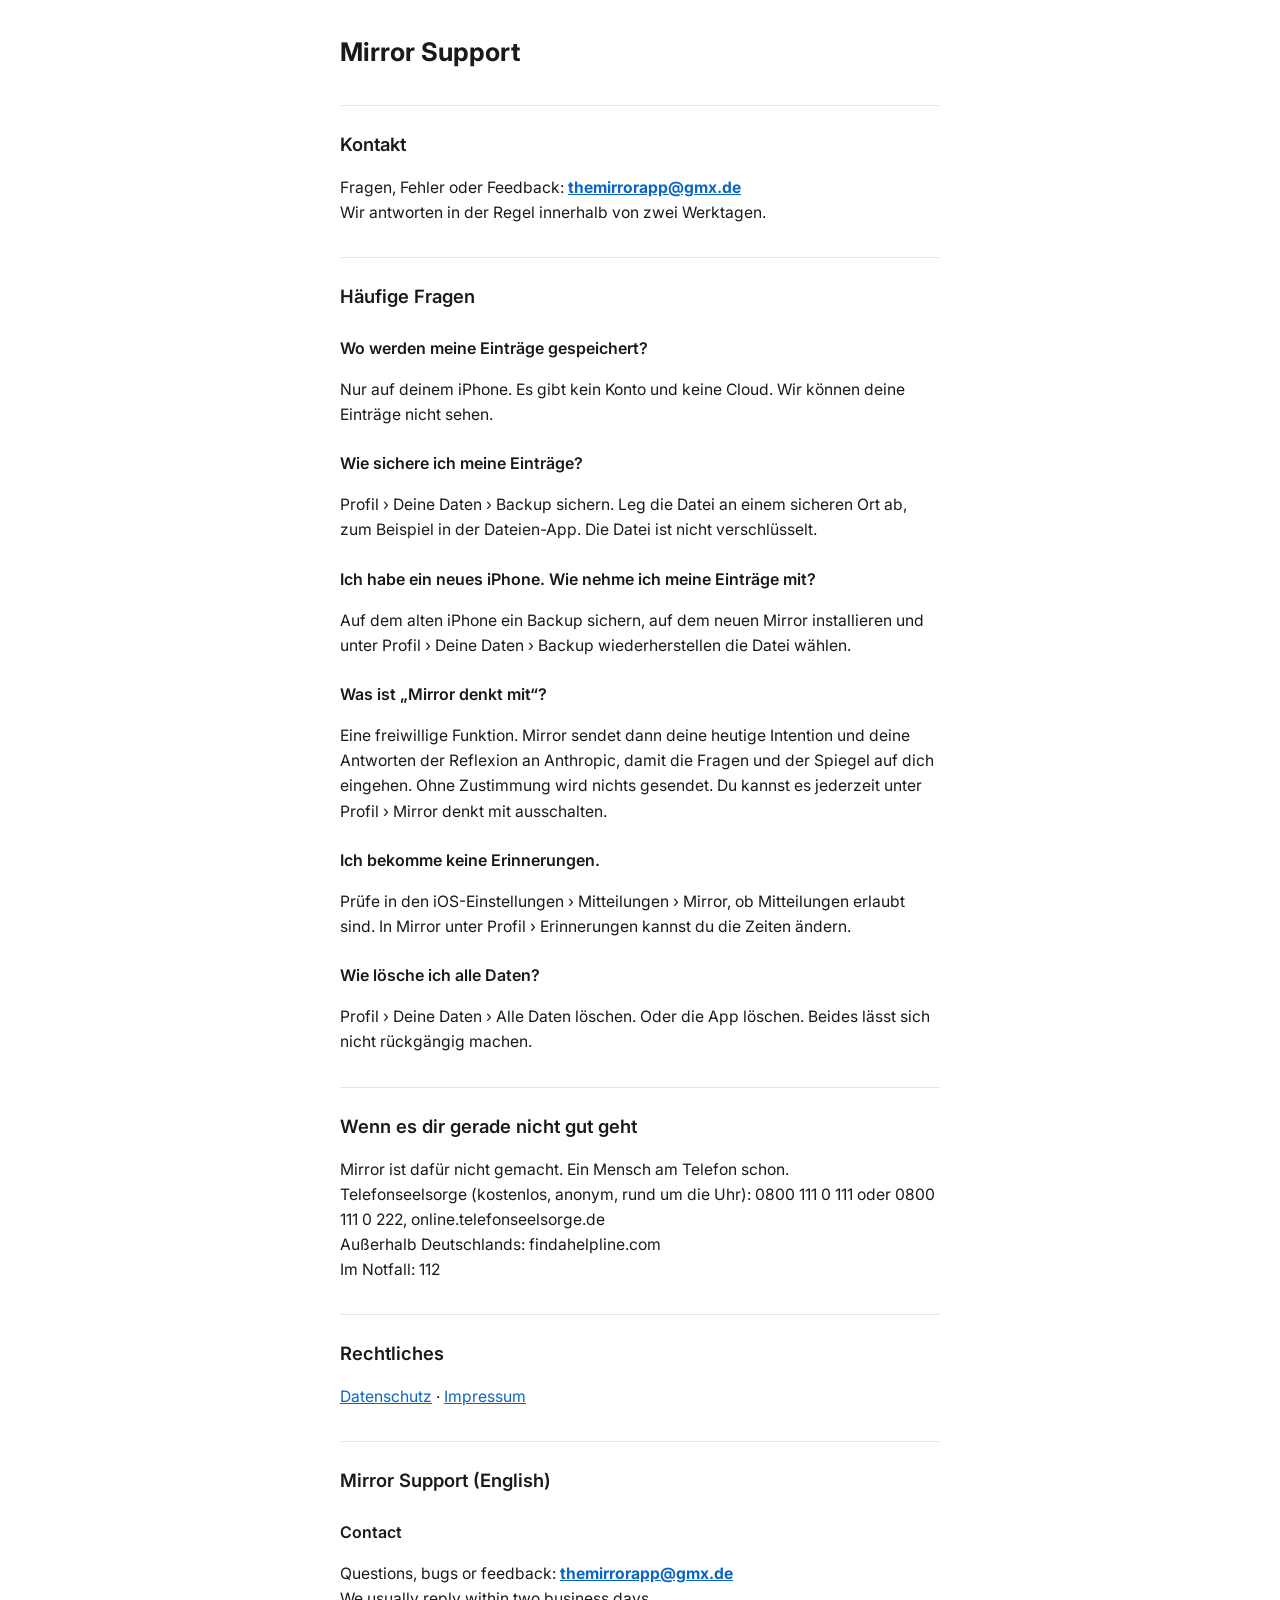
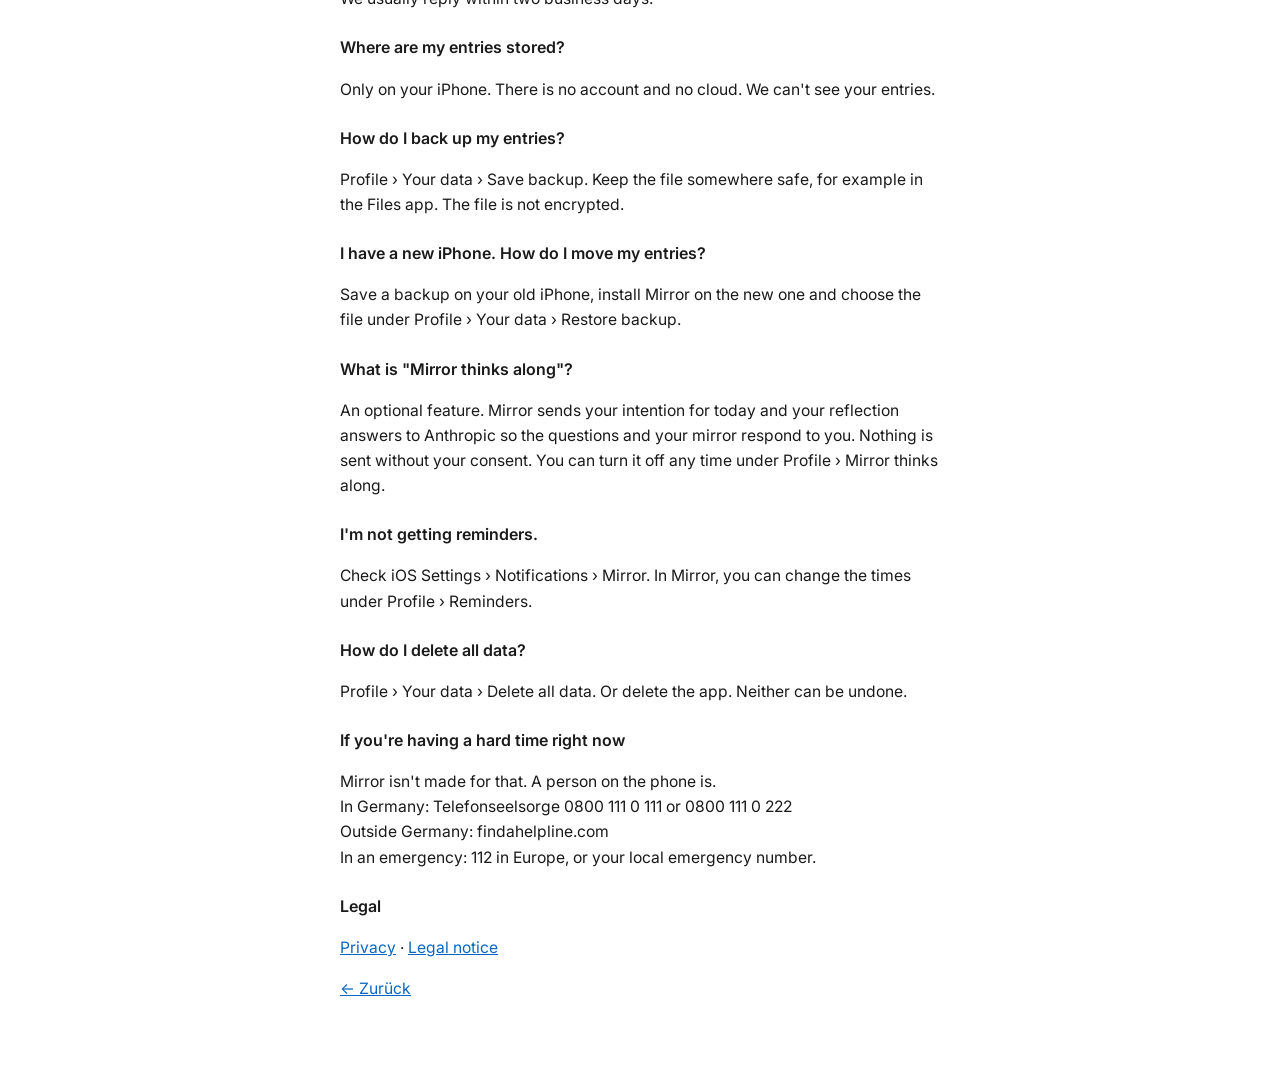
<file: support.html>
<!DOCTYPE html>
<html lang="de">
<head>
<meta charset="UTF-8">
<meta name="viewport" content="width=device-width, initial-scale=1">
<title>Support — Mirror</title>
<link rel="preconnect" href="https://fonts.googleapis.com">
<link rel="preconnect" href="https://fonts.gstatic.com" crossorigin>
<link href="https://fonts.googleapis.com/css2?family=Inter:wght@400;600;700&display=swap" rel="stylesheet">
<link rel="stylesheet" href="style.css">
</head>
<body>
<main>
  <h1>Mirror Support</h1>

  <h2>Kontakt</h2>
  <p>Fragen, Fehler oder Feedback: <a href="mailto:themirrorapp@gmx.de"><strong>themirrorapp@gmx.de</strong></a><br>
  Wir antworten in der Regel innerhalb von zwei Werktagen.</p>

  <h2>Häufige Fragen</h2>

  <h3>Wo werden meine Einträge gespeichert?</h3>
  <p>Nur auf deinem iPhone. Es gibt kein Konto und keine Cloud. Wir können deine Einträge nicht sehen.</p>

  <h3>Wie sichere ich meine Einträge?</h3>
  <p>Profil › Deine Daten › Backup sichern. Leg die Datei an einem sicheren Ort ab, zum Beispiel in der Dateien-App. Die Datei ist nicht verschlüsselt.</p>

  <h3>Ich habe ein neues iPhone. Wie nehme ich meine Einträge mit?</h3>
  <p>Auf dem alten iPhone ein Backup sichern, auf dem neuen Mirror installieren und unter Profil › Deine Daten › Backup wiederherstellen die Datei wählen.</p>

  <h3>Was ist „Mirror denkt mit“?</h3>
  <p>Eine freiwillige Funktion. Mirror sendet dann deine heutige Intention und deine Antworten der Reflexion an Anthropic, damit die Fragen und der Spiegel auf dich eingehen. Ohne Zustimmung wird nichts gesendet. Du kannst es jederzeit unter Profil › Mirror denkt mit ausschalten.</p>

  <h3>Ich bekomme keine Erinnerungen.</h3>
  <p>Prüfe in den iOS-Einstellungen › Mitteilungen › Mirror, ob Mitteilungen erlaubt sind. In Mirror unter Profil › Erinnerungen kannst du die Zeiten ändern.</p>

  <h3>Wie lösche ich alle Daten?</h3>
  <p>Profil › Deine Daten › Alle Daten löschen. Oder die App löschen. Beides lässt sich nicht rückgängig machen.</p>

  <h2>Wenn es dir gerade nicht gut geht</h2>
  <p>Mirror ist dafür nicht gemacht. Ein Mensch am Telefon schon.<br>
  Telefonseelsorge (kostenlos, anonym, rund um die Uhr): 0800 111 0 111 oder 0800 111 0 222, online.telefonseelsorge.de<br>
  Außerhalb Deutschlands: findahelpline.com<br>
  Im Notfall: 112</p>

  <h2>Rechtliches</h2>
  <p><a href="datenschutz.html">Datenschutz</a> · <a href="impressum.html">Impressum</a></p>

  <h2>Mirror Support (English)</h2>

  <h3>Contact</h3>
  <p>Questions, bugs or feedback: <a href="mailto:themirrorapp@gmx.de"><strong>themirrorapp@gmx.de</strong></a><br>
  We usually reply within two business days.</p>

  <h3>Where are my entries stored?</h3>
  <p>Only on your iPhone. There is no account and no cloud. We can't see your entries.</p>

  <h3>How do I back up my entries?</h3>
  <p>Profile › Your data › Save backup. Keep the file somewhere safe, for example in the Files app. The file is not encrypted.</p>

  <h3>I have a new iPhone. How do I move my entries?</h3>
  <p>Save a backup on your old iPhone, install Mirror on the new one and choose the file under Profile › Your data › Restore backup.</p>

  <h3>What is "Mirror thinks along"?</h3>
  <p>An optional feature. Mirror sends your intention for today and your reflection answers to Anthropic so the questions and your mirror respond to you. Nothing is sent without your consent. You can turn it off any time under Profile › Mirror thinks along.</p>

  <h3>I'm not getting reminders.</h3>
  <p>Check iOS Settings › Notifications › Mirror. In Mirror, you can change the times under Profile › Reminders.</p>

  <h3>How do I delete all data?</h3>
  <p>Profile › Your data › Delete all data. Or delete the app. Neither can be undone.</p>

  <h3>If you're having a hard time right now</h3>
  <p>Mirror isn't made for that. A person on the phone is.<br>
  In Germany: Telefonseelsorge 0800 111 0 111 or 0800 111 0 222<br>
  Outside Germany: findahelpline.com<br>
  In an emergency: 112 in Europe, or your local emergency number.</p>

  <h3>Legal</h3>
  <p><a href="datenschutz-en.html">Privacy</a> · <a href="impressum-en.html">Legal notice</a></p>

  <p><a href="index.html">&larr; Zurück</a></p>
</main>
</body>
</html>
</file>
<file: style.css>
:root {
  --bg: #ffffff;
  --fg: #1a1a1a;
  --muted: #666666;
  --link: #0a66c2;
  --border: #e5e5e5;
}

@media (prefers-color-scheme: dark) {
  :root {
    --bg: #121212;
    --fg: #f0f0f0;
    --muted: #a0a0a0;
    --link: #6ab0f3;
    --border: #2a2a2a;
  }
}

* {
  box-sizing: border-box;
}

body {
  margin: 0;
  background: var(--bg);
  color: var(--fg);
  font-family: 'Inter', -apple-system, BlinkMacSystemFont, 'Segoe UI', sans-serif;
  line-height: 1.6;
  -webkit-font-smoothing: antialiased;
}

main {
  max-width: 640px;
  margin: 0 auto;
  padding: 32px 20px 64px;
}

h1 {
  font-size: 1.6rem;
  font-weight: 700;
  margin: 0 0 8px;
}

h2 {
  font-size: 1.15rem;
  font-weight: 600;
  margin: 32px 0 12px;
  border-top: 1px solid var(--border);
  padding-top: 24px;
}

h3 {
  font-size: 1rem;
  font-weight: 600;
  margin: 24px 0 8px;
}

p, li {
  font-size: 0.98rem;
}

.meta {
  color: var(--muted);
  font-size: 0.9rem;
  margin: 0 0 24px;
}

a {
  color: var(--link);
  text-decoration: underline;
}

ul {
  padding-left: 20px;
}

.index-links {
  list-style: none;
  padding: 0;
  margin-top: 24px;
}

.index-links li {
  margin-bottom: 12px;
}

.index-links a {
  display: inline-block;
  font-size: 1.05rem;
}

address {
  font-style: normal;
}

.lang-switch {
  text-align: right;
  font-size: 0.9rem;
  margin: 0 0 16px;
}
</file>
